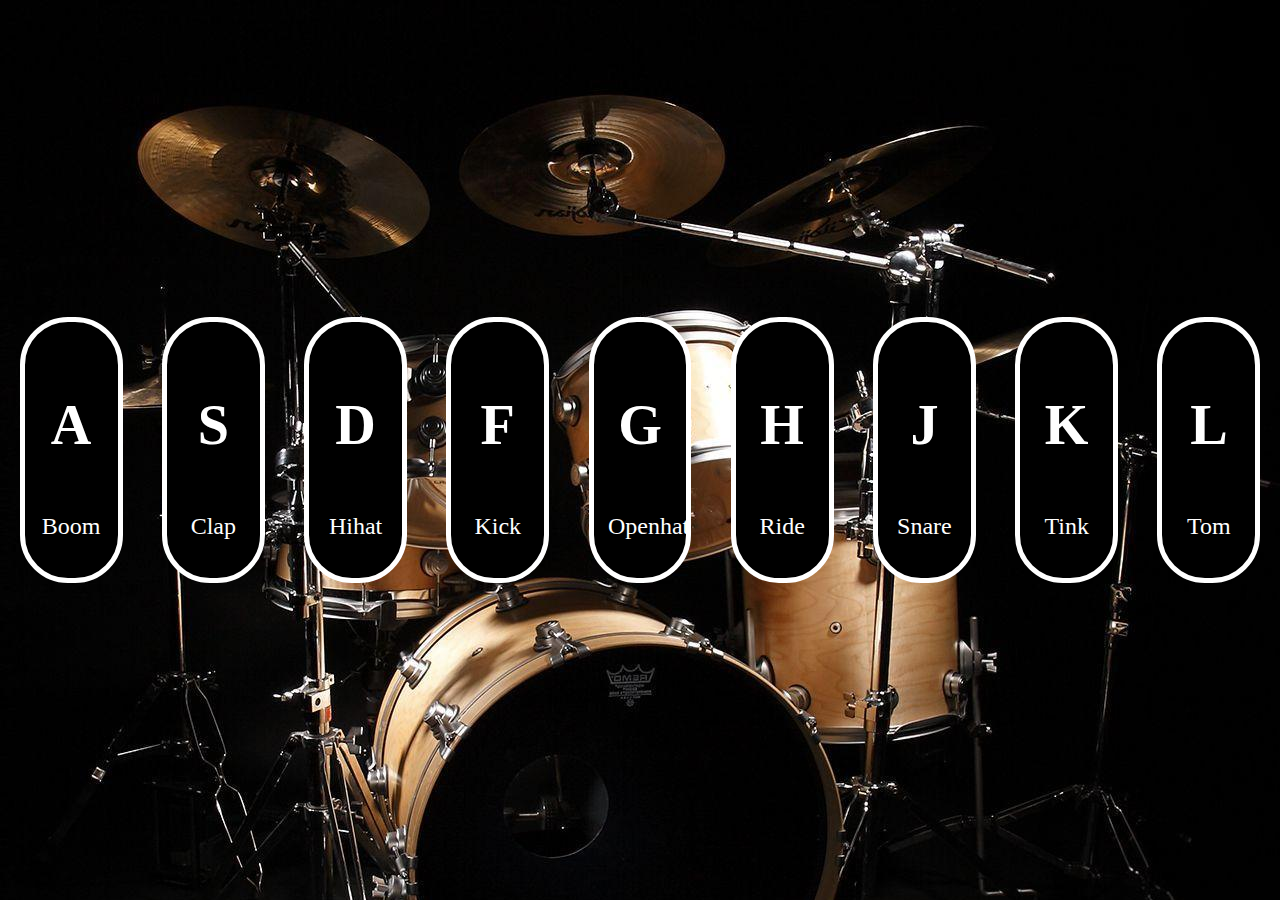
<file: 1 - Drum-Kit/index.html>
<!DOCTYPE html>
<html lang="en">
<head>
    <meta charset="UTF-8">
    <meta name="viewport" content="width=device-width, initial-scale=1.0">
    <title>Document</title>
    <link rel="stylesheet" href="style.css">
</head>
<body>
    <div id="container">
    </div>
    <script src="javascript.js"></script>
</body>
</html>
</file>
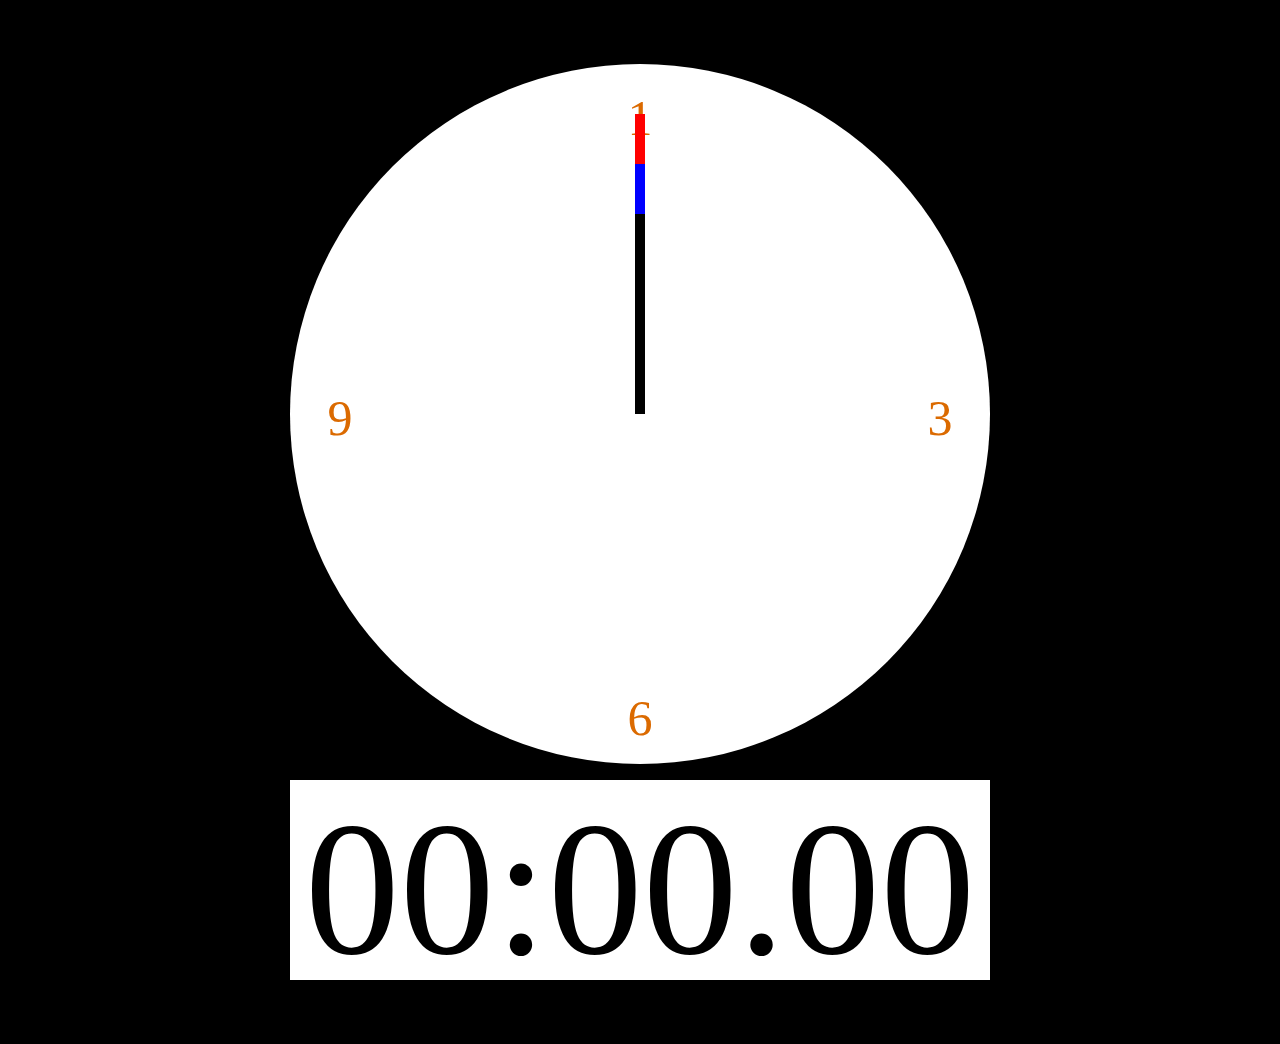
<file: 2 - clock/index.html>
<!DOCTYPE html>
<html lang="en">
<head>
    <meta charset="UTF-8">
    <meta name="viewport" content="width=device-width, initial-scale=1.0">
    <title>Document</title>
    <link rel="stylesheet" href="style.css">
</head>
<body>
    <div id="container">
        <div id="clock">
            <div id="hours"></div>
            <div id="minutes"></div>
            <div id="seconds" class="transition"></div>
            <div class="number" id="one">1</div>
            <div class="number" id="three">3</div> 
            <div class="number" id="six">6</div> 
            <div class="number" id="nine">9</div>  
        </div>
        <div id="digital">
            <p>00:00.00</p>
        </div>
    </div>
    
    <script src="./javascript.js"></script>
</body>
</html>
</file>
<file: 1 - Drum-Kit/style.css>
body {
    padding: 0;
    margin: 0;
    background-image:url("./photo/drums.jpg");
    height: 100%;
    background-position-x: center;
    background-repeat: no-repeat;
    background-color: black;
}

#container {
    height: 100vh;
    display: flex;
    justify-content: space-around;
    align-items: center;
    width: 100vw;
}

.key {
    width: 5%;
    text-align: center;
    font-size: 3rem;
    padding: .3em;
    color: white;
    background-color: black;
    border: solid white 5px;
    border-radius: 1em;
}
.key p {
    font-size: 1.5rem;
}
</file>
<file: 2 - clock/style.css>
body {
    margin: 0;
    padding: 0;
    background-color: black;
    color: white;
    display: flex;
    flex-direction: column;
    gap: 2em;
}
#container {
    display: flex;
    flex-direction: column;
    justify-items: center;
    margin: 5% auto;
}
#clock {
    display: absolute;
    width: 700px;
    height: 700px;
    background-color: white;
    border-radius: 100%;
    margin-bottom: 1em;
}

#hours {
    position: absolute;
    background-color: black;
    margin: 150px 345px;
    width: 10px;
    height: 200px;
    transform-origin: bottom;
    transform: rotate(0deg);
    z-index: 10;
    
}
#minutes {
    position: absolute;
    background-color: blue;
    margin: 100px 345px;
    width: 10px;
    height: 250px;
    transform-origin: bottom;
    transform: rotate(0deg);
    z-index: 9;
}
#seconds {
    position: absolute;
    background-color: red;
    margin: 50px 345px;
    width: 10px;
    height: 300px;
    transform-origin: bottom;
    transform: rotate(0deg);
    z-index: 8;
    
}

.number {
    height: 50px;
    width: 50px;
    position: absolute;
    color: rgb(219, 106, 0);
    text-align: center;
    font-size: 50px;
}

#one {
    margin: 25px 325px;
}

#three {
    margin: 325px 625px;
}

#six {
    margin: 625px 325px;
}

#nine {
    margin: 325px 25px;
}

#digital {
    display: block;
    background-color: white;
    height: 200px;
    width: 700px;
}

#digital p {
    margin: 0;
    padding: 0;
    text-align: center;
    color: black;
    font-size: 190px;
}
.transition {
    transition: ease-in 1s;
}
.no-transition {
    transition: none;
}
</file>
